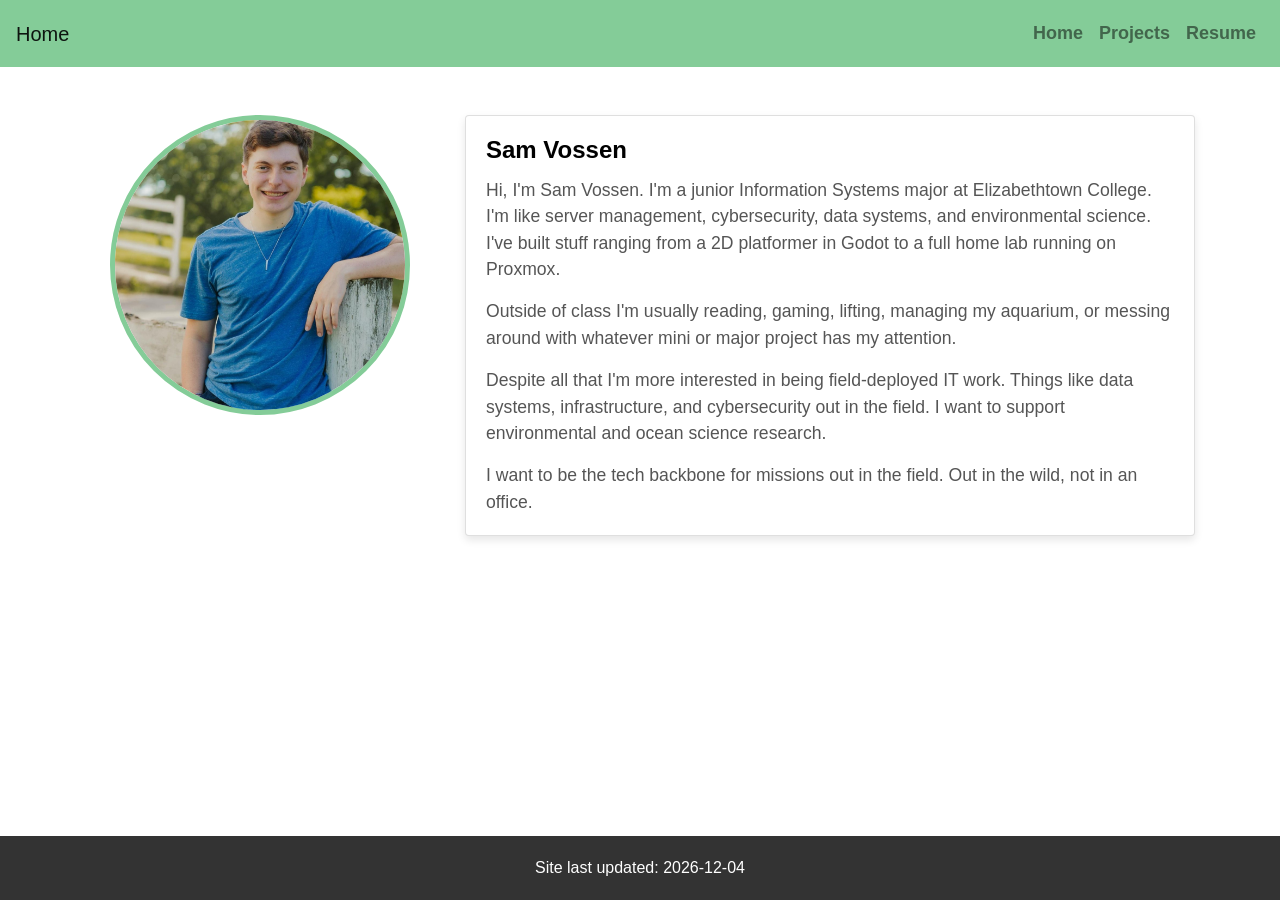
<file: index.html>
<!DOCTYPE html>
<html lang="en">
<head>
    <meta charset="UTF-8">
    <meta name="viewport" content="width=device-width, initial-scale=1.0">
    <link rel="icon" href="favicon.ico" type="image/x-icon">
    <title>Home</title>
    <link rel="stylesheet" href="styles.css">
    <link rel="stylesheet" href="https://cdnjs.cloudflare.com/ajax/libs/font-awesome/6.0.0-beta3/css/all.min.css">
    <!-- Bootstrap CSS -->
    <link href="https://stackpath.bootstrapcdn.com/bootstrap/4.5.2/css/bootstrap.min.css" rel="stylesheet">
</head>
<body>

<!-- Header -->
<header class="bg-header text-dark">
    <nav class="navbar navbar-expand-lg navbar-light">
        <a class="navbar-brand" href="#">Home</a>
        <button class="navbar-toggler" type="button" data-toggle="collapse" data-target="#navbarNav" aria-controls="navbarNav" aria-expanded="false" aria-label="Toggle navigation">
            <span class="navbar-toggler-icon"></span>
        </button>
        <div class="collapse navbar-collapse" id="navbarNav">
            <ul class="navbar-nav ml-auto">
                <li class="nav-item">
                    <a class="nav-link" href="index.html">Home</a>
                </li>
                <li class="nav-item">
                    <a class="nav-link" href="projects.html">Projects</a>
                </li>
                <li class="nav-item">
                    <a class="nav-link" href="resume.html">Resume</a>
                </li>
            </ul>
        </div>
    </nav>
</header>

<!-- Profile Section -->
<div class="container py-5">
    <div class="row">
        <div class="col-md-4 text-center">
            <img src="Images/sam.jpeg" class="profile-img" alt="Sam Vossen">
        </div>
        <div class="col-md-8">
            <div class="card">
                <div class="card-body">
                    <h1 class="card-title">Sam Vossen</h1>
                        <p class="card-text">Hi, I'm Sam Vossen. I'm a junior Information Systems major at Elizabethtown College. I'm like server management, cybersecurity, data systems, and environmental science. I've built stuff ranging from a 2D platformer in Godot to a full home lab running on Proxmox.</p>
                        <p class="card-text">Outside of class I'm usually reading, gaming, lifting, managing my aquarium, or messing around with whatever mini or major project has my attention.</p>
                        <p class="card-text">Despite all that I'm more interested in being field-deployed IT work. Things like data systems, infrastructure, and cybersecurity out in the field. I want to support environmental and ocean science research.</p>
                        <p class="card-text">I want to be the tech backbone for missions out in the field. Out in the wild, not in an office.</p>
                </div>
            </div>
        </div>
    </div>
</div>

<!-- Footer Section -->
<footer>
    <div class="container text-center">
        <p>Site last updated: <span id="lastUpdated"></span></p>
    </div>
</footer>

<!-- Bootstrap JS and dependencies -->
<script src="https://code.jquery.com/jquery-3.5.1.slim.min.js"></script>
<script src="https://cdn.jsdelivr.net/npm/@popperjs/core@2.9.1/dist/umd/popper.min.js"></script>
<script src="https://stackpath.bootstrapcdn.com/bootstrap/4.5.2/js/bootstrap.min.js"></script>

<script>
    // Get the last modified date and format it to "YYYY-MM-DD"
    const lastModifiedDate = new Date(document.lastModified);
    const formattedDate = lastModifiedDate.toISOString().split('T')[0]; // Formats the date to "YYYY-MM-DD"
    document.getElementById('lastUpdated').textContent = formattedDate;
</script>

</body>
</html>
</file>
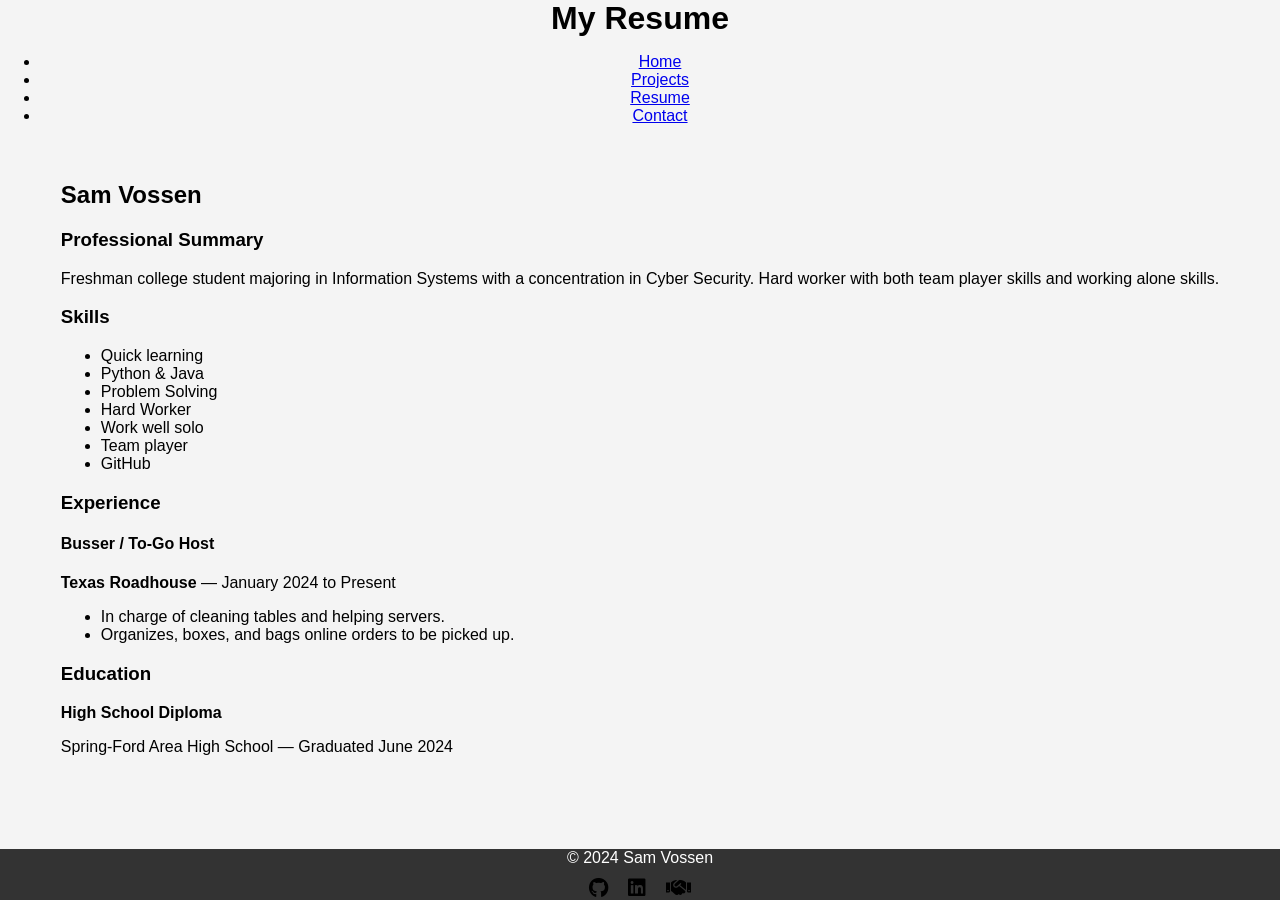
<file: aboutMe.html>
<!DOCTYPE html>
<html lang="en">
<head>
    <meta charset="UTF-8">
    <meta name="viewport" content="width=device-width, initial-scale=1.0">
    <title>Resume</title>
    <link rel="stylesheet" href="styles.css">
    <link rel="stylesheet" href="https://cdnjs.cloudflare.com/ajax/libs/font-awesome/6.0.0-beta3/css/all.min.css">
</head>
<body>

<header>
    <h1>My Resume</h1>
    <nav>
        <ul>
            <li><a href="index.html">Home</a></li>
            <li><a href="projects.html">Projects</a></li>
            <li><a href="resume.html">Resume</a></li>
            <li><a href="mailto:sam@jpsdomain.org">Contact</a></li>
        </ul>
    </nav>
</header>

<div class="container">
    <h2>Sam Vossen</h2>
    <h3>Professional Summary</h3>
    <p>Freshman college student majoring in Information Systems with a concentration in Cyber Security. Hard worker with both team player skills and working alone skills.</p>
    
    <h3>Skills</h3>
    <ul>
        <li>Quick learning</li>
        <li>Python & Java</li>
        <li>Problem Solving</li>
        <li>Hard Worker</li>
        <li>Work well solo</li>
        <li>Team player</li>
        <li>GitHub</li>
    </ul>
    
    <h3>Experience</h3>
    <div class="experience">
        <h4>Busser / To-Go Host</h4>
        <p><strong>Texas Roadhouse</strong> — January 2024 to Present</p>
        <ul>
            <li>In charge of cleaning tables and helping servers.</li>
            <li>Organizes, boxes, and bags online orders to be picked up.</li>
        </ul>
    </div>
    
    <h3>Education</h3>
    <p><strong>High School Diploma</strong></p>
    <p>Spring-Ford Area High School — Graduated June 2024</p>
</div>

<footer>
    <p>© 2024 Sam Vossen</p>
    <div class="social-icons">
        <a href="https://github.com/Hydromoon4493" target="_blank" title="GitHub"><i class="fab fa-github"></i></a>
        <a href="https://www.linkedin.com/in/sam-vossen-5456a1328/?trk=opento_sprofile_details" target="_blank" title="LinkedIn"><i class="fab fa-linkedin"></i></a>
        <a href="https://app.joinhandshake.com/profiles/57657254" target="_blank" title="Handshake"><i class="fas fa-handshake"></i></a>
    </div>
</footer>

</body>
</html>
</file>
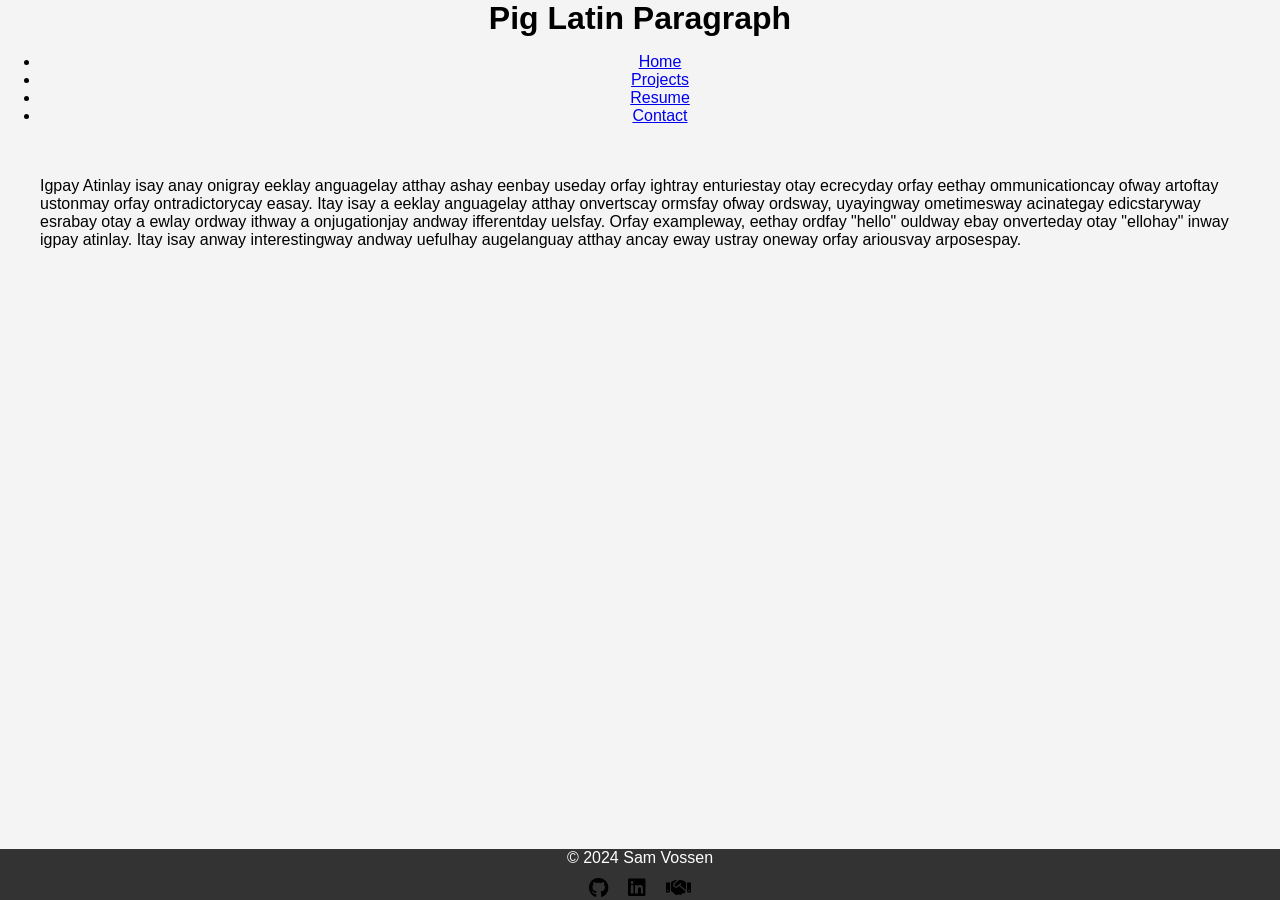
<file: credit.html>
<!DOCTYPE html>
<html lang="en">
<head>
    <meta charset="UTF-8">
    <meta name="viewport" content="width=device-width, initial-scale=1.0">
    <title>Pig Latin</title>
    <link rel="stylesheet" href="styles.css">
    <link rel="stylesheet" href="https://cdnjs.cloudflare.com/ajax/libs/font-awesome/6.0.0-beta3/css/all.min.css">
</head>
<body>

<header>
    <h1>Pig Latin Paragraph</h1>
    <nav>
        <ul>
            <li><a href="index.html">Home</a></li>
            <li><a href="projects.html">Projects</a></li>
            <li><a href="resume.html">Resume</a></li>
            <li><a href="mailto:sam@jpsdomain.org">Contact</a></li>
        </ul>
    </nav>
</header>

<div class="container">
    <p>
        Igpay Atinlay isay anay onigray eeklay anguagelay atthay ashay eenbay useday orfay ightray enturiestay 
        otay ecrecyday orfay eethay ommunicationcay ofway artoftay ustonmay orfay ontradictorycay easay. Itay 
        isay a eeklay anguagelay atthay onvertscay ormsfay ofway ordsway, uyayingway ometimesway acinategay 
        edicstaryway esrabay otay a ewlay ordway ithway a onjugationjay andway ifferentday uelsfay. Orfay 
        exampleway, eethay ordfay "hello" ouldway ebay onverteday otay "ellohay" inway igpay atinlay. Itay 
        isay anway interestingway andway uefulhay augelanguay atthay ancay eway ustray oneway orfay ariousvay 
        arposespay. 
    </p>
</div>

<footer>
    <p>© 2024 Sam Vossen</p>
    <div class="social-icons">
        <a href="https://github.com/Hydromoon4493" target="_blank" title="GitHub"><i class="fab fa-github"></i></a>
        <a href="https://www.linkedin.com/in/sam-vossen-5456a1328/?trk=opento_sprofile_details" target="_blank" title="LinkedIn"><i class="fab fa-linkedin"></i></a>
        <a href="https://app.joinhandshake.com/profiles/57657254" target="_blank" title="Handshake"><i class="fas fa-handshake"></i></a>
    </div>
</footer>

</body>
</html>
</file>
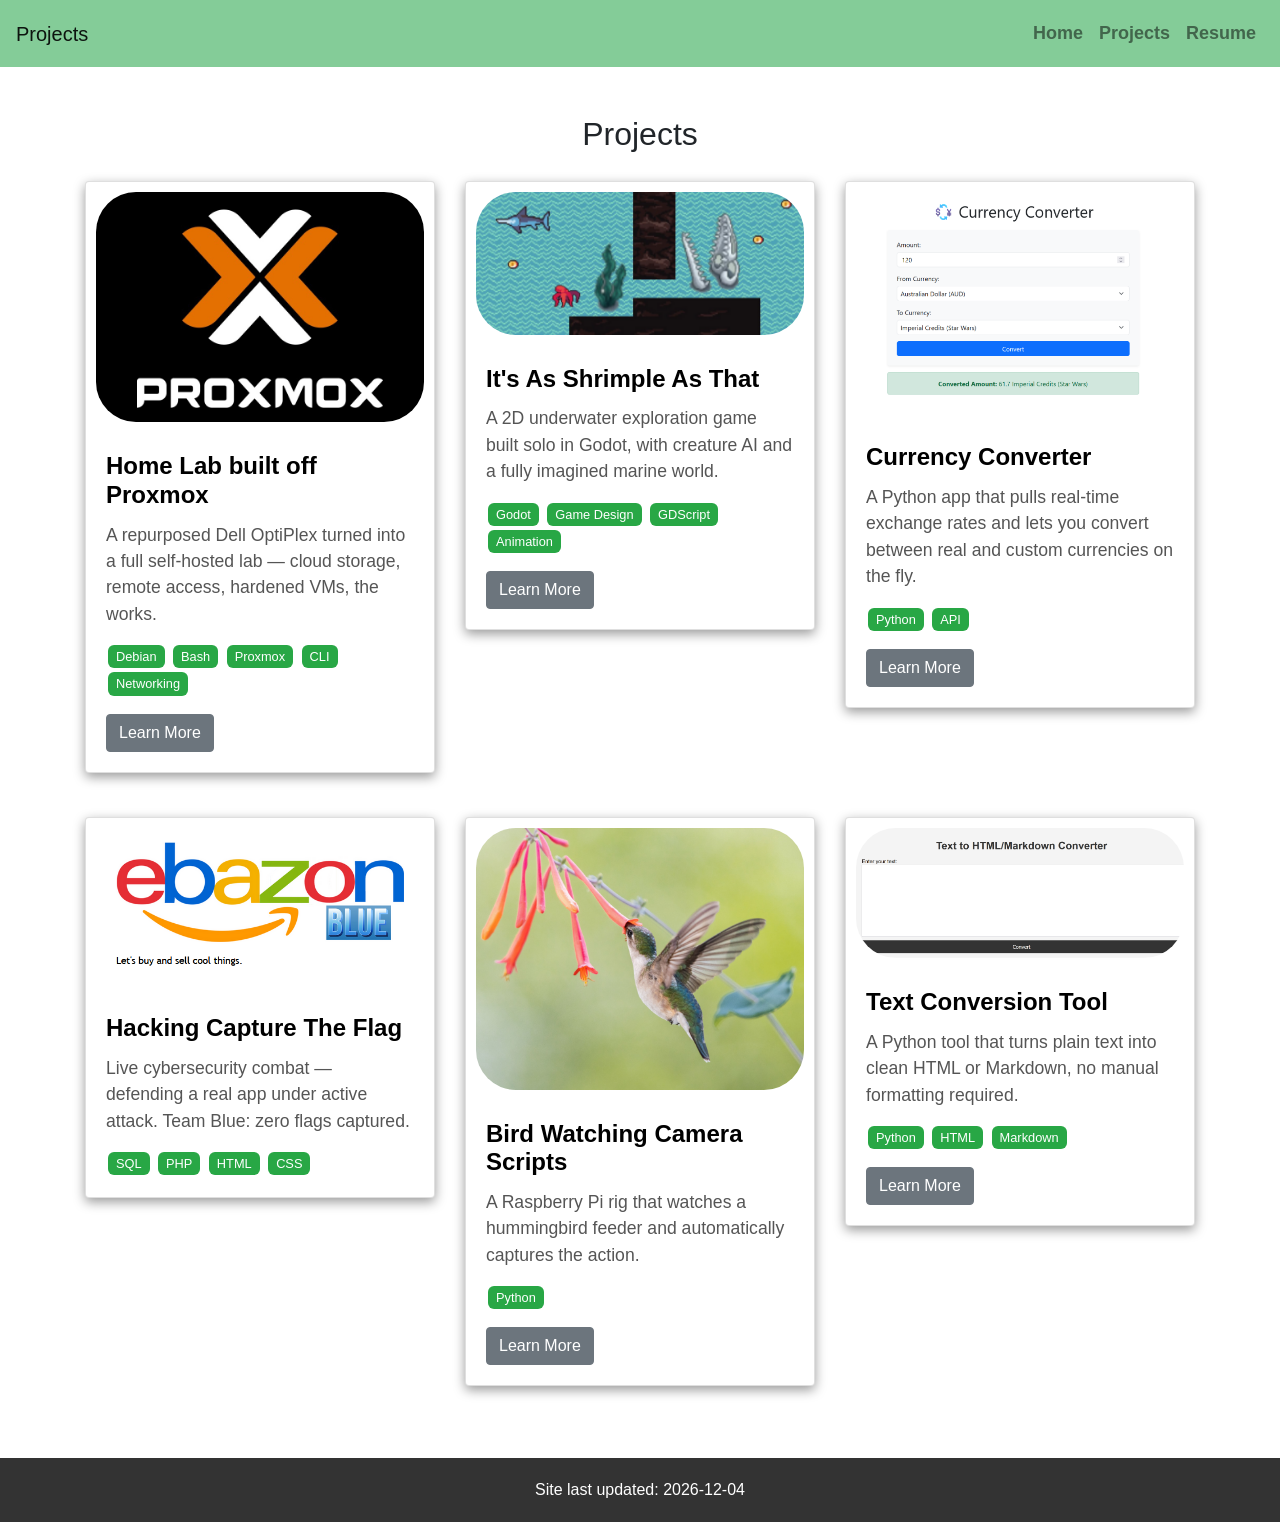
<file: projects.html>
<!DOCTYPE html>
<html lang="en">
<head>
    <meta charset="UTF-8">
    <meta name="viewport" content="width=device-width, initial-scale=1.0">
    <link rel="icon" href="favicon.ico" type="image/x-icon">
    <title>Projects</title>
    <link rel="stylesheet" href="styles.css">
    <link rel="stylesheet" href="https://cdnjs.cloudflare.com/ajax/libs/font-awesome/6.0.0-beta3/css/all.min.css">
    <!-- Bootstrap CSS -->
    <link href="https://stackpath.bootstrapcdn.com/bootstrap/4.5.2/css/bootstrap.min.css" rel="stylesheet">
</head>
<body>

<!-- Header -->
<header class="bg-header text-dark">
    <nav class="navbar navbar-expand-lg navbar-light">
        <a class="navbar-brand" href="#">Projects</a>
        <button class="navbar-toggler" type="button" data-toggle="collapse" data-target="#navbarNav" aria-controls="navbarNav" aria-expanded="false" aria-label="Toggle navigation">
            <span class="navbar-toggler-icon"></span>
        </button>
        <div class="collapse navbar-collapse" id="navbarNav">
            <ul class="navbar-nav ml-auto">
                <li class="nav-item">
                    <a class="nav-link" href="index.html">Home</a>
                </li>
                <li class="nav-item">
                    <a class="nav-link" href="projects.html">Projects</a>
                </li>
                <li class="nav-item">
                    <a class="nav-link" href="resume.html">Resume</a>
                </li>
            </ul>
        </div>
    </nav>
</header>

<!-- Projects Section -->
<div class="container py-5">
    <div class="row">
        <div class="col-md-12">
            <h2 class="text-center">Projects</h2>

            <!-- Projects Row -->
            <div class="row">

                <!-- Project -->
                <div class="col-md-4">
                    <div class="card mb-4 game-card">
                        <div class="position-relative">
                            <img src="Images/proxmox.jpg" alt="Proxmox" class="game-card-img">
                        </div>
                        <div class="card-body">
                            <h5 class="card-title">Home Lab built off Proxmox</h5>
                            <p class="card-text">
                                A repurposed Dell OptiPlex turned into a full self-hosted lab — cloud storage, remote access, hardened VMs, the works.
                            <div>
                                <span class="tag">Debian</span>
                                <span class="tag">Bash</span>
                                <span class="tag">Proxmox</span>
                                <span class="tag">CLI</span>
                                <span class="tag">Networking</span>
                            </div>
                            <a href="https://github.com/Hydromoon4493/proxmox-home-lab" target="_blank" class="btn btn-secondary mt-3">Learn More</a>
                        </div>
                    </div>
                </div>

                <!-- Project -->
                <div class="col-md-4">
                    <div class="card mb-4 game-card">
                        <div class="position-relative">
                            <img src="Images/itsAsShrimpleAsThat.png" alt="It's As Shrimple As That" class="game-card-img">
                        </div>
                        <div class="card-body">
                            <h5 class="card-title">It's As Shrimple As That</h5>
                            <p class="card-text">
                                A 2D underwater exploration game built solo in Godot, with creature AI and a fully imagined marine world.
                            <div>
                                <span class="tag">Godot</span>
                                <span class="tag">Game Design</span>
                                <span class="tag">GDScript</span>
                                <span class="tag">Animation</span>
                            </div>
                            <a href="https://github.com/Hydromoon4493/its-as-shrimple-as-that" target="_blank" class="btn btn-secondary mt-3">Learn More</a>
                        </div>
                    </div>
                </div>

                <!-- Project -->
                <div class="col-md-4">
                    <div class="card mb-4 game-card">
                        <div class="position-relative">
                            <img src="Images/currency-converter.png" alt="Currency Converter" class="game-card-img">
                        </div>
                        <div class="card-body">
                            <h5 class="card-title">Currency Converter</h5>
                            <p class="card-text">
                                A Python app that pulls real-time exchange rates and lets you convert between real and custom currencies on the fly.
                            </p>
                            <div>
                                <span class="tag">Python</span>
                                <span class="tag">API</span>
                            </div>
                            <a href="https://github.com/Hydromoon4493/currency-converter" target="_blank" class="btn btn-secondary mt-3">Learn More</a>
                        </div>
                    </div>
                </div>

                <!-- Project -->
                <div class="col-md-4">
                    <div class="card mb-4 game-card">
                        <div class="position-relative">
                            <img src="Images/CTF.png" alt="Ebazon" class="game-card-img">
                        </div>
                        <div class="card-body">
                            <h5 class="card-title">Hacking Capture The Flag</h5>
                            <p class="card-text">
                                Live cybersecurity combat — defending a real app under active attack. Team Blue: zero flags captured.
                            </p>
                            <div>
                                <span class="tag">SQL</span>
                                <span class="tag">PHP</span>
                                <span class="tag">HTML</span>
                                <span class="tag">CSS</span>
                            </div>
                        </div>
                    </div>
                </div>

                <!-- Project -->
                <div class="col-md-4">
                    <div class="card mb-4 game-card">
                        <div class="position-relative">
                            <img src="Images/hummingBirdCam.jpg" alt="Humming Bird" class="game-card-img">
                        </div>
                        <div class="card-body">
                            <h5 class="card-title">Bird Watching Camera Scripts</h5>
                            <p class="card-text">
                                A Raspberry Pi rig that watches a hummingbird feeder and automatically captures the action.
                            <div>
                                <span class="tag">Python</span>
                            </div>
                            <a href="https://github.com/Hydromoon4493/Raspberry-Pi-5-Bird-Cam-Scripts" target="_blank" class="btn btn-secondary mt-3">Learn More</a>
                        </div>
                    </div>
                </div>

                <!-- Project -->
                <div class="col-md-4">
                    <div class="card mb-4 game-card">
                        <div class="position-relative">
                            <img src="Images/markdown-converter.png" alt="Text Markdown Conversion" class="game-card-img">
                        </div>
                        <div class="card-body">
                            <h5 class="card-title">Text Conversion Tool</h5>
                            <p class="card-text">
                                A Python tool that turns plain text into clean HTML or Markdown, no manual formatting required.
                            </p>
                            <div>
                                <span class="tag">Python</span>
                                <span class="tag">HTML</span>
                                <span class="tag">Markdown</span>
                            </div>
                            <a href="https://github.com/Hydromoon4493/markdown-html-converter" target="_blank" class="btn btn-secondary mt-3">Learn More</a>
                        </div>
                    </div>
                </div>

                <!-- Project -->
                <!-- <div class="col-md-4">
                    <div class="card mb-4 game-card">
                        <div class="position-relative">
                            <img src="Images/XXXXXXXXXXXXXXXX.png" alt="XXXXXXXXXXXXXXXXXXXXXXX" class="game-card-img">
                        </div>
                        <div class="card-body">
                            <h5 class="card-title">XXXXXXXXXXXXXXXXXXXXXXXXXXXXXXXX</h5>
                            <p class="card-text">
                                XXXXXXXXXXXXXXXXXXXXXXXXXXXXXXXXXXXXXXXXXXXXXXXXXXXXXXXX
                            </p>
                            <div>
                                <span class="tag">HTML</span>
                                <span class="tag">CSS</span>
                            </div>
                            <a href="https://github.com/Hydromoon4493/XXXXXXXXXXXXXX" target="_blank" class="btn btn-secondary mt-3">Learn More</a>
                        </div>
                    </div>
                </div> -->

            </div>
        </div>
    </div>
</div>

<!-- Footer Section -->
<footer>
    <div class="container text-center">
        <p>Site last updated: <span id="lastUpdated"></span></p>
    </div>
</footer>

<!-- Bootstrap JS and dependencies -->
<script src="https://code.jquery.com/jquery-3.5.1.slim.min.js"></script>
<script src="https://cdn.jsdelivr.net/npm/@popperjs/core@2.9.1/dist/umd/popper.min.js"></script>
<script src="https://stackpath.bootstrapcdn.com/bootstrap/4.5.2/js/bootstrap.min.js"></script>

<script>
    // Get the last modified date and format it to "YYYY-MM-DD"
    const lastModifiedDate = new Date(document.lastModified);
    const formattedDate = lastModifiedDate.toISOString().split('T')[0]; // Formats the date to "YYYY-MM-DD"
    document.getElementById('lastUpdated').textContent = formattedDate;
</script>

</body>
</html>
</file>
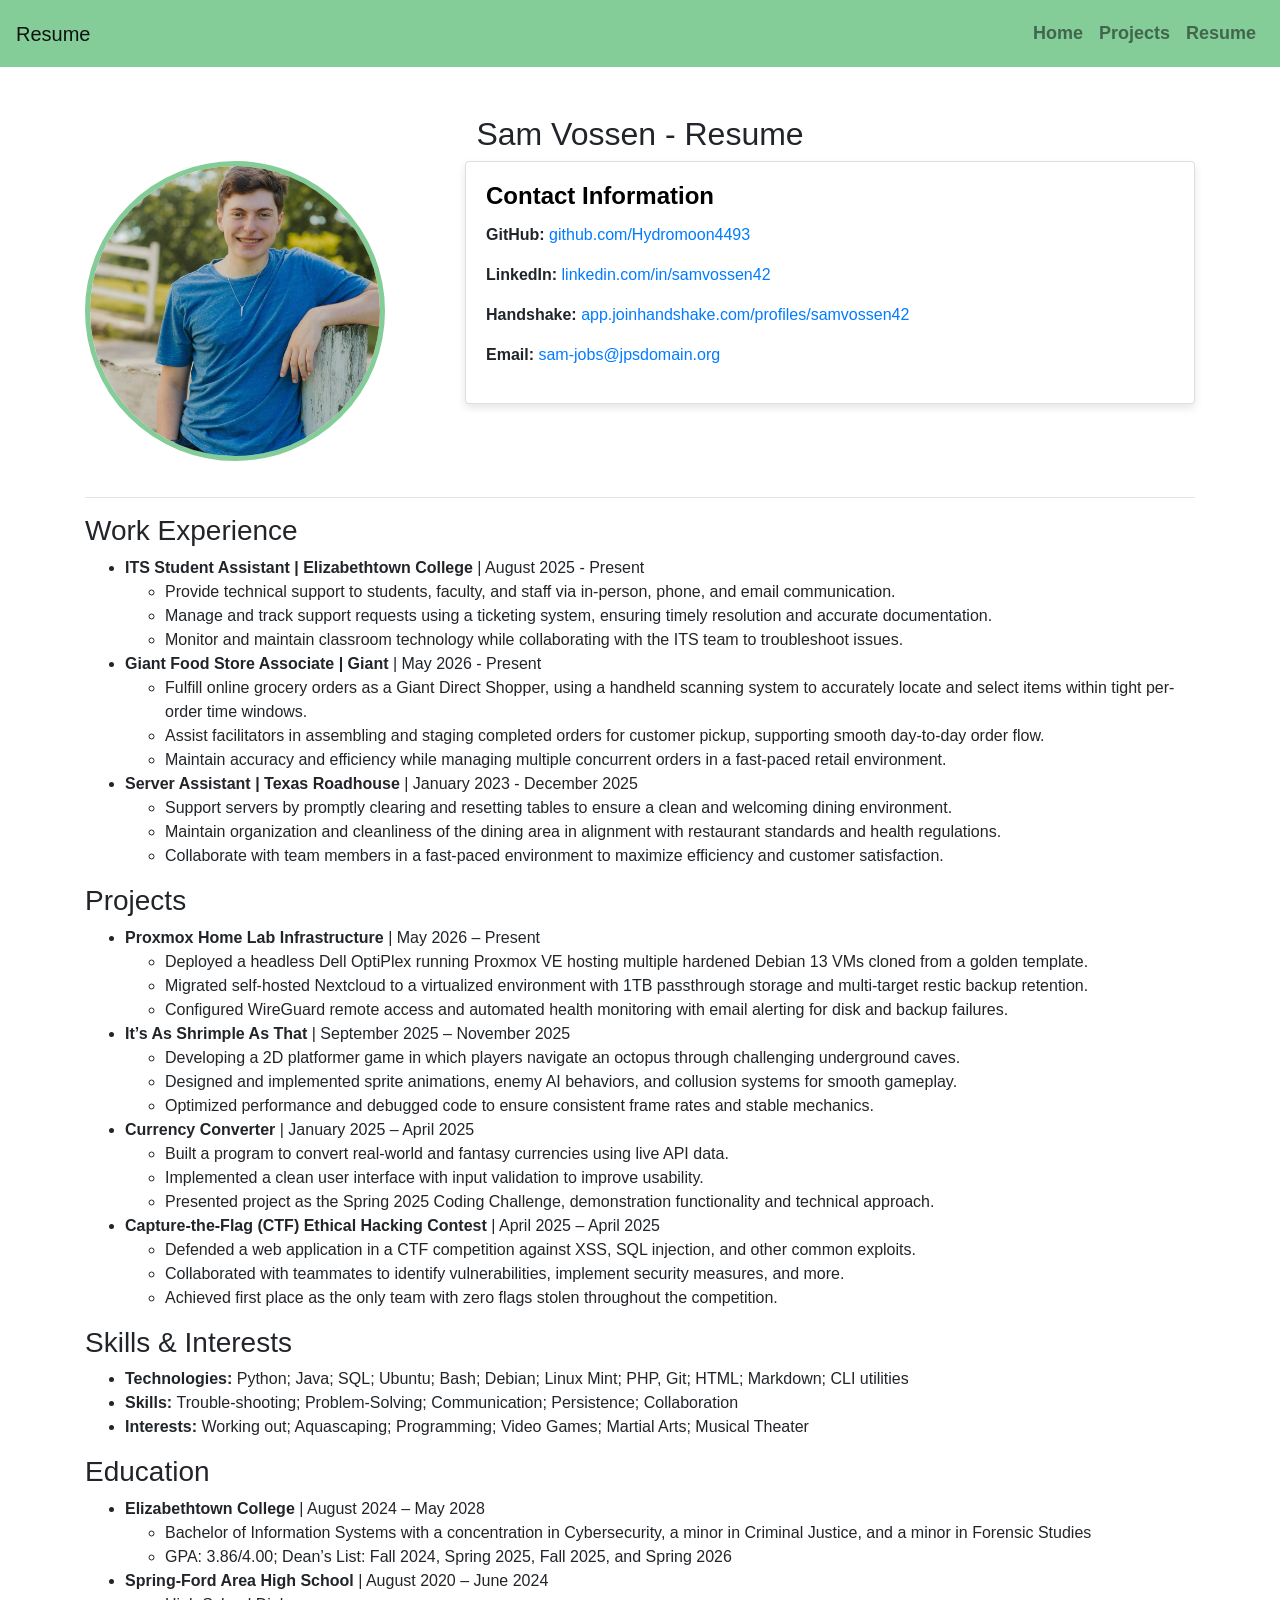
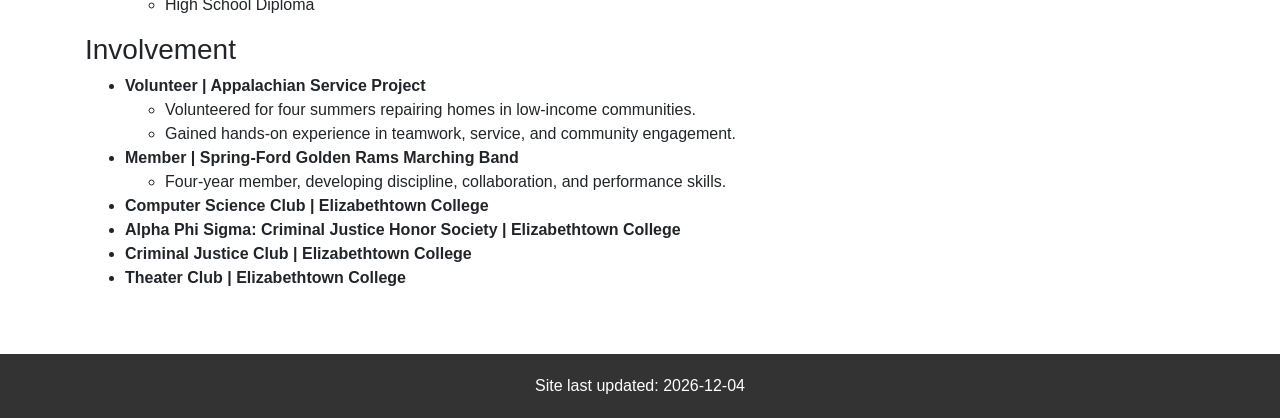
<file: resume.html>
<!DOCTYPE html>
<html lang="en">
<head>
    <meta charset="UTF-8">
    <meta name="viewport" content="width=device-width, initial-scale=1.0">
    <link rel="icon" href="favicon.ico" type="image/x-icon">
    <title>Resume</title>
    <link rel="stylesheet" href="styles.css">
    <link rel="stylesheet" href="https://cdnjs.cloudflare.com/ajax/libs/font-awesome/6.0.0-beta3/css/all.min.css">
    <!-- Bootstrap CSS -->
    <link href="https://stackpath.bootstrapcdn.com/bootstrap/4.5.2/css/bootstrap.min.css" rel="stylesheet">
</head>
<body>

<!-- Header -->
<header class="bg-header text-dark"></header>
    <nav class="navbar navbar-expand-lg navbar-light">
        <a class="navbar-brand" href="#">Resume</a>
        <button class="navbar-toggler" type="button" data-toggle="collapse" data-target="#navbarNav" aria-controls="navbarNav" aria-expanded="false" aria-label="Toggle navigation">
            <span class="navbar-toggler-icon"></span>
        </button>
        <div class="collapse navbar-collapse" id="navbarNav">
            <ul class="navbar-nav ml-auto">
                <li class="nav-item">
                    <a class="nav-link" href="index.html">Home</a>
                </li>
                <li class="nav-item">
                    <a class="nav-link" href="projects.html">Projects</a>
                </li>
                <li class="nav-item">
                    <a class="nav-link" href="resume.html">Resume</a>
                </li>
            </ul>
        </div>
    </nav>
</header>

<!-- Resume Section -->
<div class="container py-5">
    <h2 class="text-center">Sam Vossen - Resume</h2>

    <div class="row">
        <div class="col-md-4">
            <img src="Images/sam.jpeg" class="profile-img" alt="Sam Vossen">
        </div>
        <div class="col-md-8">
            <div class="card">
                <div class="card-body">
                    <h5 class="card-title">Contact Information</h5>
                    <p><strong>GitHub:</strong> <a href="https://github.com/Hydromoon4493" target="_blank">github.com/Hydromoon4493</a></p>
                    <p><strong>LinkedIn:</strong> <a href="https://www.linkedin.com/in/samvossen42" target="_blank">linkedin.com/in/samvossen42</a></p>
                    <p><strong>Handshake:</strong> <a href="https://app.joinhandshake.com/profiles/samvossen42" target="_blank">app.joinhandshake.com/profiles/samvossen42</a></p>
                    <p><strong>Email:</strong> <a href="mailto:sam-jobs@jpsdomain.org">sam-jobs@jpsdomain.org</a></p>
                </div>
            </div>
        </div>
    </div>

    <hr>

    <!-- Work Experience -->
    <div class="section">
        <h3>Work Experience</h3>
        <ul>
            <li><strong>ITS Student Assistant | Elizabethtown College</strong> | August 2025 - Present
                <ul>
                    <li>Provide technical support to students, faculty, and staff via in-person, phone, and email communication.</li>
                    <li>Manage and track support requests using a ticketing system, ensuring timely resolution and accurate documentation.</li>
                    <li>Monitor and maintain classroom technology while collaborating with the ITS team to troubleshoot issues.</li>
                </ul>
            </li>
            <li><strong>Giant Food Store Associate | Giant</strong> | May 2026 - Present
                <ul>
                    <li>Fulfill online grocery orders as a Giant Direct Shopper, using a handheld scanning system to accurately locate and select items within tight per-order time windows.</li>
                    <li>Assist facilitators in assembling and staging completed orders for customer pickup, supporting smooth day-to-day order flow.</li>
                    <li>Maintain accuracy and efficiency while managing multiple concurrent orders in a fast-paced retail environment.</li>
                </ul>
            </li>
            <li><strong>Server Assistant | Texas Roadhouse</strong> | January 2023 - December 2025
                <ul>
                    <li>Support servers by promptly clearing and resetting tables to ensure a clean and welcoming dining environment.</li>
                    <li>Maintain organization and cleanliness of the dining area in alignment with restaurant standards and health regulations.</li>
                    <li>Collaborate with team members in a fast-paced environment to maximize efficiency and customer satisfaction.</li>
                </ul>
            </li>
        </ul>
    </div>

    <!-- Projects -->
    <div class="section">
        <h3>Projects</h3>
        <ul>
            <li><strong>Proxmox Home Lab Infrastructure</strong> | May 2026 – Present
                <ul>
                    <li>Deployed a headless Dell OptiPlex running Proxmox VE hosting multiple hardened Debian 13 VMs cloned from a golden template. </li>
                    <li>Migrated self-hosted Nextcloud to a virtualized environment with 1TB passthrough storage and multi-target restic backup retention. </li>
                    <li>Configured WireGuard remote access and automated health monitoring with email alerting for disk and backup failures. </li>
                </ul>
            </li>
            <li><strong>It’s As Shrimple As That</strong> | September 2025 – November 2025
                <ul>
                    <li>Developing a 2D platformer game in which players navigate an octopus through challenging underground caves. </li>
                    <li>Designed and implemented sprite animations, enemy AI behaviors, and collusion systems for smooth gameplay. </li>
                    <li>Optimized performance and debugged code to ensure consistent frame rates and stable mechanics. </li>
                </ul>
            </li>
            <li><strong>Currency Converter</strong> | January 2025 – April 2025
                <ul>
                    <li>Built a program to convert real-world and fantasy currencies using live API data. </li>
                    <li>Implemented a clean user interface with input validation to improve usability. </li>
                    <li>Presented project as the Spring 2025 Coding Challenge, demonstration functionality and technical approach.</li>
                </ul>
            </li>
            <li><strong>Capture-the-Flag (CTF) Ethical Hacking Contest</strong> | April 2025 – April 2025
                <ul>
                    <li>Defended a web application in a CTF competition against XSS, SQL injection, and other common exploits. </li>
                    <li>Collaborated with teammates to identify vulnerabilities, implement security measures, and more. </li>
                    <li>Achieved first place as the only team with zero flags stolen throughout the competition. </li>
                </ul>
            </li>
        </ul>
    </div>

    <!-- Skills & Interests -->
    <div class="section">
        <h3>Skills & Interests</h3>
        <ul>
            <li><strong>Technologies: </strong>Python; Java; SQL; Ubuntu; Bash; Debian; Linux Mint; PHP, Git; HTML; Markdown; CLI utilities </li>
            <li><strong>Skills: </strong>Trouble-shooting; Problem-Solving; Communication; Persistence; Collaboration </li>
            <li><strong>Interests: </strong>Working out; Aquascaping; Programming; Video Games; Martial Arts; Musical Theater </li>
        </ul>
    </div>

    <!-- Education -->
    <div class="section">
        <h3>Education</h3>
        <ul>
            <li><strong>Elizabethtown College</strong> | August 2024 – May 2028
                <ul>
                    <li>Bachelor of Information Systems with a concentration in Cybersecurity, a minor in Criminal Justice, and a minor in Forensic Studies</li>
                    <li>GPA: 3.86/4.00; Dean’s List: Fall 2024, Spring 2025, Fall 2025, and Spring 2026 </li>
                </ul>
            </li>
            <li><strong>Spring-Ford Area High School</strong> | August 2020 –  June 2024
                <ul>
                    <li>High School Diploma </li>
                </ul>
            </li>
        </ul>
    </div>

    <!-- Involvement -->
    <div class="section">
        <h3>Involvement</h3>
        <ul>
            <li>
                <strong>Volunteer | Appalachian Service Project</strong>
                <ul>
                    <li>Volunteered for four summers repairing homes in low-income communities.</li>
                    <li>Gained hands-on experience in teamwork, service, and community engagement.</li>
                </ul>
            </li>
            <li>
                <strong>Member | Spring-Ford Golden Rams Marching Band</strong>
                <ul>
                    <li>Four-year member, developing discipline, collaboration, and performance skills.</li>
                </ul>
            </li>
            <li>
                <strong>Computer Science Club | Elizabethtown College</strong>
            </li>
            <li>
                <strong>Alpha Phi Sigma: Criminal Justice Honor Society | Elizabethtown College</strong>
            </li>
            <li>
                <strong>Criminal Justice Club | Elizabethtown College</strong>
            </li>
            <li>
                <strong>Theater Club | Elizabethtown College</strong>
            </li>
        </ul>
    </div>

</div>

<!-- Footer Section -->
<footer>
    <div class="container text-center">
        <p>Site last updated: <span id="lastUpdated"></span></p>
    </div>
</footer>

<!-- Bootstrap JS and dependencies -->
<script src="https://code.jquery.com/jquery-3.5.1.slim.min.js"></script>
<script src="https://cdn.jsdelivr.net/npm/@popperjs/core@2.9.1/dist/umd/popper.min.js"></script>
<script src="https://stackpath.bootstrapcdn.com/bootstrap/4.5.2/js/bootstrap.min.js"></script>

<script>
    // Get the last modified date and format it to "YYYY-MM-DD"
    const lastModifiedDate = new Date(document.lastModified);
    const formattedDate = lastModifiedDate.toISOString().split('T')[0]; // Formats the date to "YYYY-MM-DD"
    document.getElementById('lastUpdated').textContent = formattedDate;
</script>

</body>
</html>
</file>
<file: styles.css>
/* General Reset */
html, body {
    height: 100%;
    margin: 0;
    padding: 0;
}

body {
    font-family: Arial, sans-serif;
    background-color: #f4f4f4;
    display: flex;
    flex-direction: column;
}

/* Header and Footer */
.bg-header {
    background-color: #84cc98 !important;
    color: #000; /* Ensures text is black */
}

.bg-footer {
    background-color: #333 !important; /* Updated background color */
    color: #000; /* Ensures text is black */
}

header, footer {
    text-align: center;
    width: 100vw; /* Ensures header and footer are full width of viewport */
    box-sizing: border-box; /* Includes padding in the width calculation */
    position: relative;
}

header h1, footer p {
    margin: 0;
}

footer p {
    font-size: 16px;
}

footer .social-icons {
    margin-top: 10px;
}

footer .social-icons a {
    color: #000;
    margin: 0 8px;
    text-decoration: none;
    font-size: 20px; /* Smaller icon size */
    transition: opacity 0.3s ease; /* Smooth transition for hover effect */
}

footer .social-icons a:hover {
    opacity: 0.7; /* Slightly opaque on hover */
}

/* Navbar */
.navbar {
    background-color: #84cc98;
}

.navbar-nav .nav-link {
    font-size: 18px;
    font-weight: bold;
    padding: 12px 18px;
    transition: all 0.3s ease;
}

.navbar-nav .nav-link:hover {
    color: #333;
    background-color: #6fae7f; /* Different hover color */
    border-radius: 5px;
}

/* Bio Card Styling */
.card {
    border-radius: 12px;
    box-shadow: 0 4px 8px rgba(0, 0, 0, 0.1);
}

.card-body {
    padding: 2rem;
}

.card-title {
    font-size: 1.5rem;
    font-weight: bold;
    color: #000000;
}

.card-text {
    font-size: 1.1rem;
    color: #555;
}

/* Profile Picture */
.profile-img {
    width: 300px;
    height: 300px;
    border-radius: 50%;
    margin-bottom: 20px;
    transition: transform 0.3s ease;
    border: 5px solid #84cc98;
    object-fit: cover;
}

.profile-img:hover {
    transform: scale(1.1);
}

/* Container */
.container {
    flex: 1;
    padding: 20px;
    max-width: 1200px;
    margin: auto;
}

/* Table */
table {
    width: 100%;
    border-collapse: collapse;
    margin-bottom: 20px; /* Adds space below table */
}

th, td {
    border: 1px solid #ddd;
    padding: 8px;
    text-align: center;
}

th {
    background-color: #84cc98;
    color: #000;
}

/* Responsive Design */
@media screen and (max-width: 768px) {
    .profile-img {
        width: 200px;
        height: 200px;
    }

    .card-body {
        padding: 1rem;
    }

    .navbar-nav .nav-link {
        font-size: 16px;
        padding: 8px 12px;
    }
}

footer {
    background-color: #333; /* Updated footer background */
    color: #fff; /* Ensures text is visible on dark background */
}

/* Game Card Styling */
.game-card {
    background-color: #2a2a2a;
    color: #fff;
    border-radius: 12px;
    overflow: hidden;
    max-width: 350px;
    margin: 20px auto;
    box-shadow: 0 4px 12px rgba(0, 0, 0, 0.4);
}

/* Game Card Image Styling */
.game-card-img {
    width: 100%;
    height: auto;
    border-bottom: 2px solid #333;
    border: 10px solid #ffffff; /* Adds a border around the image */
    border-radius: 50px; /* Optional: Adds rounded corners to the image */
}

.github-btn {
    background-color: #28a745;
    color: white;
    border: none;
    border-radius: 6px;
    padding: 4px 10px;
    font-size: 0.9rem;
    margin-top: -20px;
    margin-left: 15px;
    position: relative;
    z-index: 10;
    cursor: pointer;
}

.github-btn:hover {
    background-color: #218838;
}

/* Tag Styling */
.tag {
    display: inline-block;
    background: #28a745;
    color: #fff;
    border-radius: 6px;
    padding: 2px 8px;
    font-size: 0.8rem;
    margin: 2px;
}
</file>
